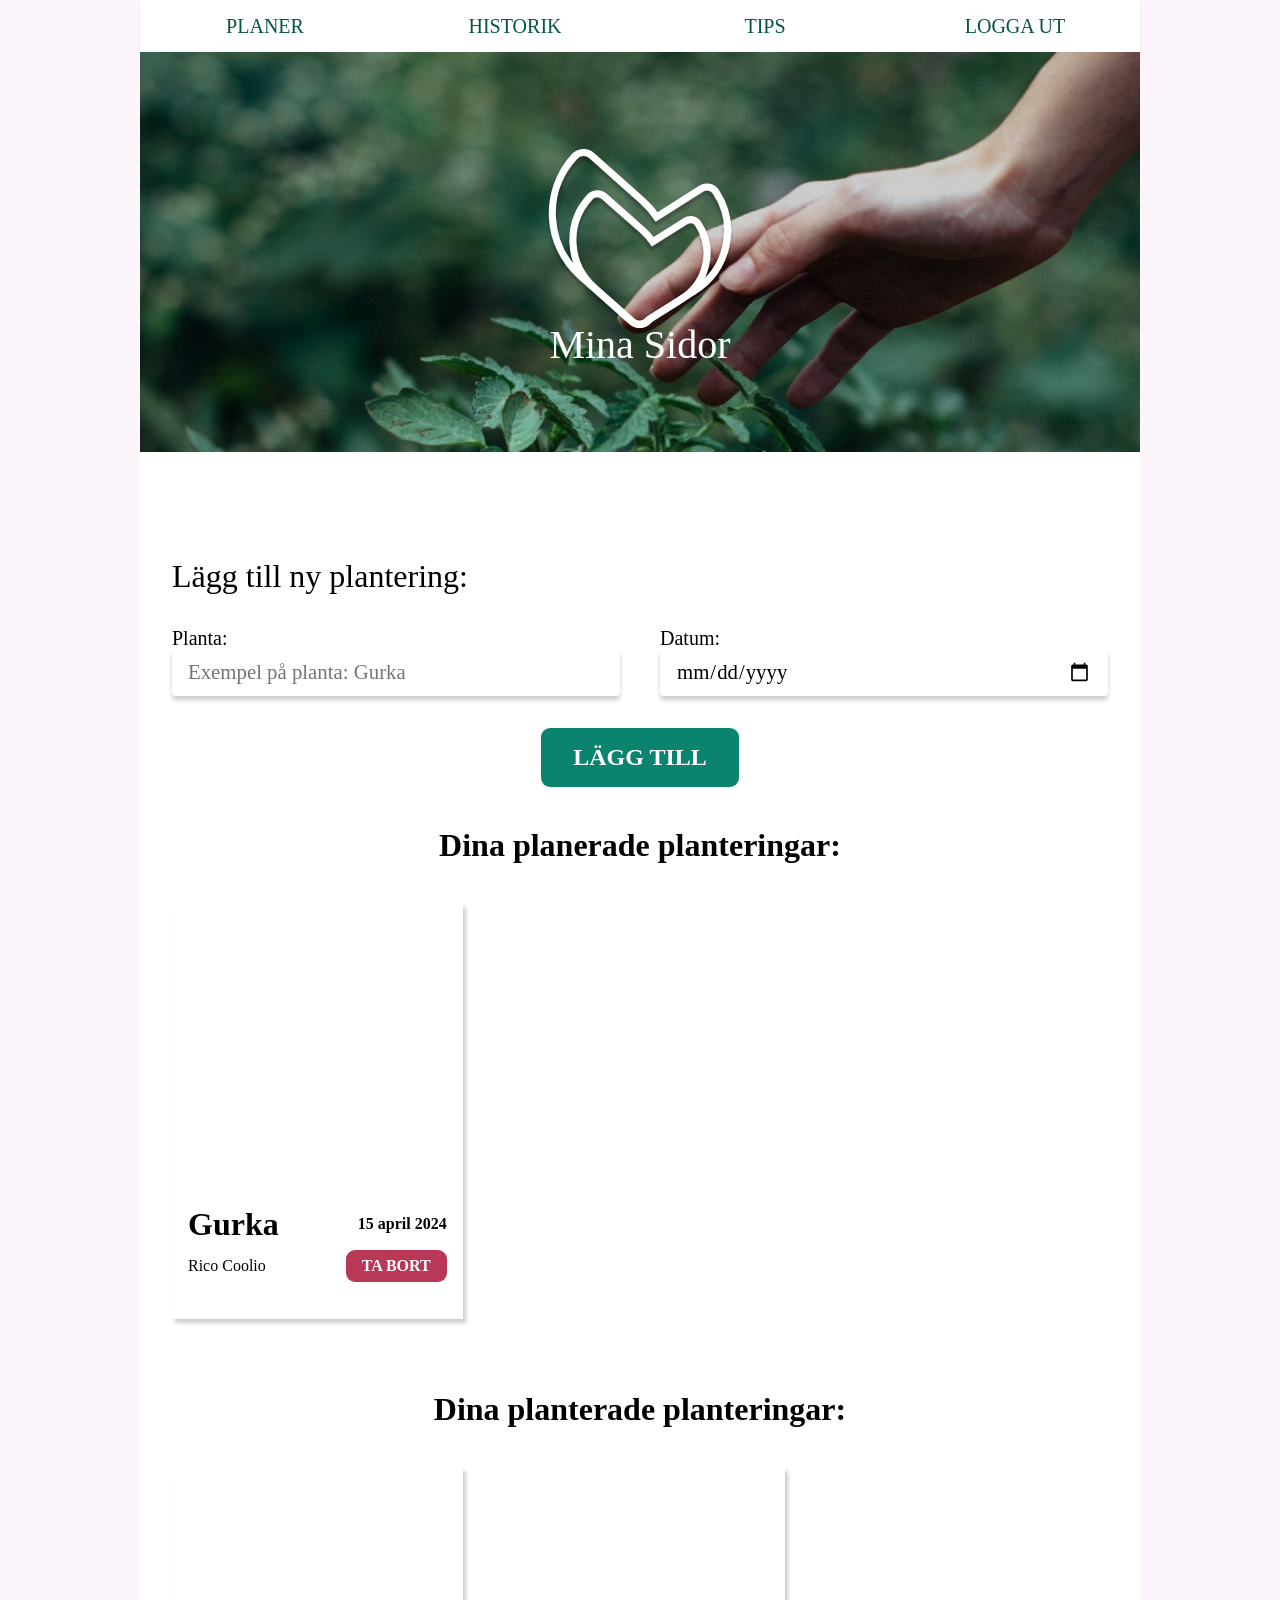
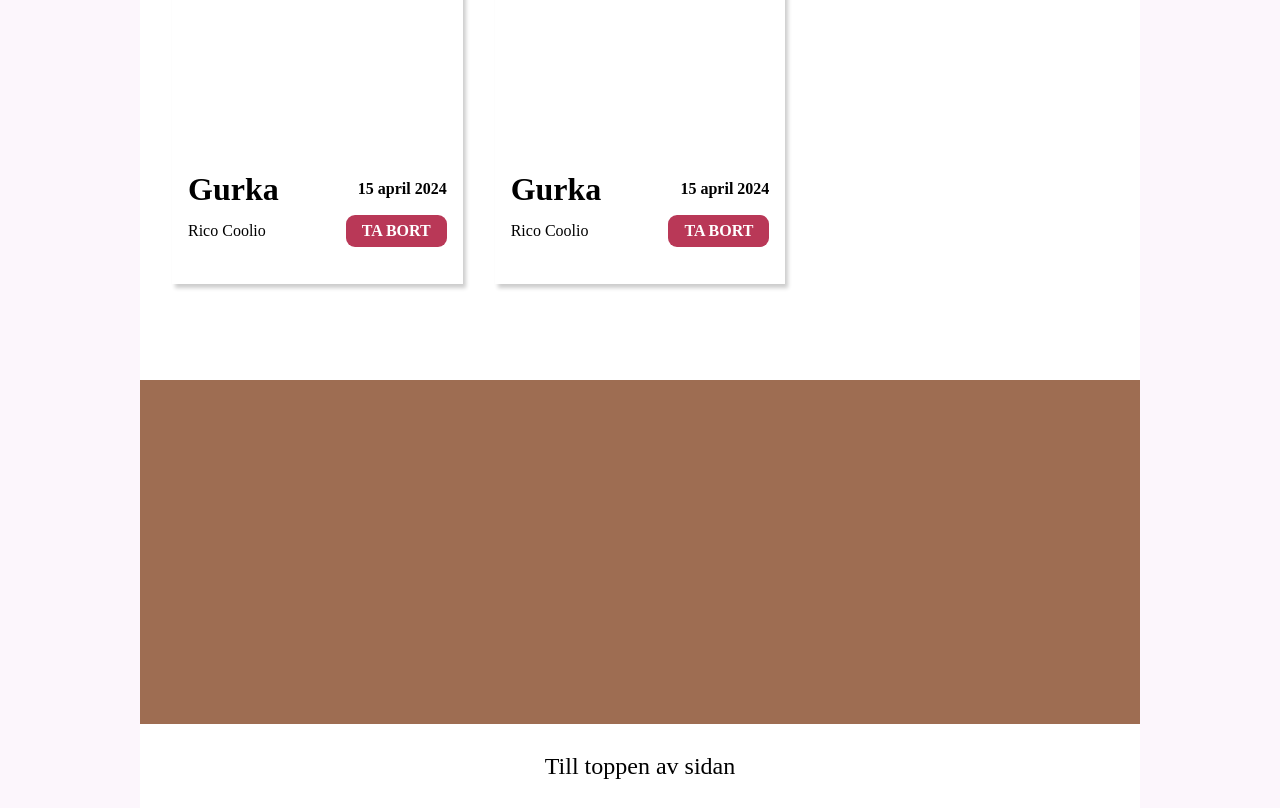
<file: mina-sidor.html>
<!DOCTYPE html>
<html lang="en">
<head>
    <meta charset="UTF-8">
    <meta name="viewport" content="width=device-width, initial-scale=1.0">
    <link rel="stylesheet" href="css/styles.css">
    <title>Mina sidor</title>
</head>
<body>
    <div class="wrapper-mina-sidor">

        <!--NAVIGATION SECTION -->
        <nav class="navigation-mina-sidor">
            <ul class="navigation-list">
                <li><a href="index.html">PLANER</a></li>
                <li><a href="">HISTORIK</a></li>
                <li><a href="">TIPS</a></li>
                <li><a href="index.html">LOGGA UT</a></li>
            </ul>
        </nav>
        
        <!-- HEADER SECTION -->
        <header class="header-mina-sidor" id="top-mina-sidor">
            <img src="assets/plannedplanthoodlogo.svg" alt="heart.logo">
            <h2>Mina Sidor</h2>
            <figure class="hamburger-menu-mina-sidor">
                <svg xmlns="http://www.w3.org/2000/svg" viewBox="0 0 448 512"><!--!Font Awesome Free 6.6.0 by @fontawesome - https://fontawesome.com License - https://fontawesome.com/license/free Copyright 2024 Fonticons, Inc.--><path fill="#ffffff" d="M0 96C0 78.3 14.3 64 32 64l384 0c17.7 0 32 14.3 32 32s-14.3 32-32 32L32 128C14.3 128 0 113.7 0 96zM0 256c0-17.7 14.3-32 32-32l384 0c17.7 0 32 14.3 32 32s-14.3 32-32 32L32 288c-17.7 0-32-14.3-32-32zM448 416c0 17.7-14.3 32-32 32L32 448c-17.7 0-32-14.3-32-32s14.3-32 32-32l384 0c17.7 0 32 14.3 32 32z"/></svg>
            </figure>
        </header>

        <!-- MAIN SECTION -->
        <main class="mina-sidor-main">

            <!-- ADD PLANT SECTION -->
            <section class="add-plant">
                <h3 class="title-add-plant">Lägg till ny plantering:</h3>
                <fieldset class="add-plant-inputs">
                    <label class="input-planta">
                        Planta:
                        <input type="text" id="planta" class="input-planta-box" placeholder="Exempel på planta: Gurka">
                    </label>
                    <label class="input-datum">
                        Datum:
                        <input type="date" id="datum" name="Datum:"
                        class="input-planta-box">
                    </label>
                </fieldset>
                <button type="submit" class="submit-button green-btn">LÄGG TILL</button>
            </section>

            <!-- PLANT GALLERY SECTION -->
            <section class="plant-gallery-mina-sidor">
                <h2 class="head-title-gallery-mina-sidor">Dina planerade planteringar:</h2>
                    <article class="card-gurka-1 seed-cards">
                        <figure class="card-image card-image-gurka">
                            <img src="assets/plant.svg" alt="Image of a plant">
                        </figure>
                        <section class="card-info">
                            <h2>Gurka</h2>
                            <h3>15 april 2024</h3>
                            <p>Rico Coolio</p>
                            <button type="submit" class="red-btn">TA BORT</button>
                            <figure class="bin-btn-container">
                            </figure>
                        </section>
                    </article>

                <h2 class="sub-title-gallery-mina-sidor">Dina planterade planteringar:</h2>

                    <article class="card-gurka-2 seed-cards">
                        <figure class="card-image card-image-gurka">
                            <img src="assets/plant.svg" alt="Image of a plant">
                        </figure>
                        <section class="card-info">
                            <h2>Gurka</h2>
                            <h3>15 april 2024</h3>
                            <p>Rico Coolio</p>
                            <button type="submit" class="red-btn">TA BORT</button>
                            <figure class="bin-btn-container">
                            </figure>
                        </section>
                    </article>

                    <article class="card-gurka-3 seed-cards">
                        <figure class="card-image card-image-gurka">
                            <img src="assets/plant.svg" alt="Image of a plant">
                        </figure>
                        <section class="card-info">
                            <h2>Gurka</h2>
                            <h3>15 april 2024</h3>
                            <p>Rico Coolio</p>
                            <button type="submit" class="red-btn">TA BORT</button>
                            <figure class="bin-btn-container">
                            </figure>
                        </section>
                    </article>
            </section>
        </main>

        <!-- FOOTER SECTION -->
        <footer class="mina-sidor-footer">
            <section class="footer-gallery-section">
                <article class="footer-img footer-images-1"></article>
                <article class="footer-img footer-images-2"></article>
                <article class="footer-img footer-images-3"></article>
                <article class="footer-img footer-images-4"></article>
            </section>
        </footer>

        <!-- SCROLL TO TOP -->
        <a href="#top-mina-sidor"><h2 class="to-top-mina-sidor">Till toppen av sidan</h2></a>

    </div>
</body>
</html>
</file>
<file: css/styles.css>
/* DEFAULT SETTINGS */
* {
    box-sizing: border-box;
    padding: 0;
    margin: 0;
    text-decoration: none;
}

/* COLORS */
:root {
    --primary-bg-color: #0A846E;
    --secondary-bg-color: #9e6d52;
    --body-bg-color: #FCF6FC;
    --footer-bg-color: #9E6D52;

    --btn-color:#B93857;
    --hover-green-btn: #065e4e;
    --hover-red-btn: #932d45;

    --primary-text-color: #055647;

/* FONT-FAMILY */ 
    --primary-font-fam: "Maven Pro";  
    --secondary-font-fam: "Open Sans"; 
    --title-card-font-fam: "Lato";
}

/* FONTS */
/* MAVEN PRO */
@import url('https://fonts.googleapis.com/css2?family=Maven+Pro:wght@400..900&family=Roboto:ital,wght@0,100;0,300;0,400;0,500;0,700;0,900;1,100;1,300;1,400;1,500;1,700;1,900&display=swap');

/* OPENS SANS */
@import url('https://fonts.googleapis.com/css2?family=Maven+Pro:wght@400..900&family=Open+Sans:ital,wght@0,300..800;1,300..800&family=Roboto:ital,wght@0,100;0,300;0,400;0,500;0,700;0,900;1,100;1,300;1,400;1,500;1,700;1,900&display=swap');

/* LATO */
@import url('https://fonts.googleapis.com/css2?family=Lato:ital,wght@0,100;0,300;0,400;0,700;0,900;1,100;1,300;1,400;1,700;1,900&family=Roboto:ital,wght@0,100;0,300;0,400;0,500;0,700;0,900;1,100;1,300;1,400;1,500;1,700;1,900&display=swap');


/* PAGE CONTENT */
body {
    background-color: var(--body-bg-color);
    line-height: 1.25rem; 
}

.wrapper {
    max-width: 1000px;
    margin: 0 auto;
    box-shadow: 0 4px 4px 0 rgba(0, 0, 0, 0.2);
}

/* HEADER SECTION */
.hero {
    height: 100vh;
    display: grid;
    grid-template-columns: repeat(auto-fit, minmax(00px, 1fr));
    grid-template-rows: 2, 1fr;
}

/* LEFT HERO CONTAINER */
.hero-big-img {
    max-width: 100%;
    grid-column: 1;
    grid-row: span 2;
    display: flex;
    flex-direction: row;
    justify-content: center;
    align-items: center;
    background-image: url("https://images.unsplash.com/photo-1615671524701-9c3dde8fdaa0?q=80&w=2000&auto=format&fit=crop&ixlib=rb-4.0.3&ixid=M3wxMjA3fDB8MHxwaG90by1wYWdlfHx8fGVufDB8fHx8fA%3D%3D");
    background-size: cover;
    background-position: center;
    background-repeat: no-repeat;

    .hamburger-menu {
        display: none;
    }
}

.hero-big-img-heart {
    padding-top: 5rem;
}

/* RIGHT TOP HERO CONTAINER */
.hero-small-brown {
    max-width: 100%;
    grid-column: 2;
    grid-row: 1;
    display: flex;
    flex-direction: row;
    justify-content: center;
    align-items: center;
    background-color: var(--secondary-bg-color);
}

/* RIGHT BOTTOM HERO CONTAINER */
.hero-small-green {
    max-width:100%;
    grid-column: 2;
    grid-row: 2;
    display: flex;
    flex-direction: row;
    justify-content: center;
    align-items: center;  
    background-color: var(--primary-bg-color);
}

/* NAV SECTION */
li {
    width:250px;
    padding: 1rem 0;
    text-align: center;

    a {
        color: var(--primary-text-color);
    }
}

li:hover {
    background-color: var(--primary-bg-color);
    
    a {
        color: white;
    }
}

.navigation-list {
    display: flex;
    flex-direction: row;
    justify-content: space-around;
    background-color: #fff;
    font-size: 1.25rem;
    font-family: "Maven pro";
    font-weight: 500;
    color: var(--primary-text-color);
    list-style-type: none;
    box-shadow: 0px 4px 4px 0px rgba(0, 0, 0, 0.05);
}

/* NAV-BOX SHADOW - TO SHOW THE BOX SHADOW OF THE NAV BAR SO IT CAN APPEAR ABOVE MAIN SECTION */
.navigation {
    z-index: 1;
    position: relative; 
}

/* MAIN SECTION */
.planer-main {
    padding: 2.25rem 2rem;
    display: flex;
    flex-direction: column;
    align-items: center;
    gap: 2rem;
    background-color: #fff;
}

.main-title {
    font-size: 3rem;
    font-family: "Maven pro";
    font-weight: 500;
    color: var(--primary-bg-color);
}

/* PLANNED TIPS SECTION */
.info-text-section {
    display: flex;
    flex-direction: row;
}

.season-circle {
    padding: 3rem 0rem 2rem 0rem;
    flex: 1;
}

.circle-section-img {
    width: 85%;
    aspect-ratio: 1;
    display: flex;
    justify-content: center;
    align-items: center;
    background-color: var(--primary-bg-color);
    border-radius: 50%;
}

.planned-section-img-icon {
    aspect-ratio: 1;
}

.season-article {
    margin-top: 20%;
    flex: 1;
    display: flex;
    flex-direction: column;
    gap: 1.5rem;
    font-family: "Open sans";

    h2 {
        font-size: 2rem;
        font-weight: 700;
    }

    .season-article p {
        font-size: 1rem;
        font-weight: 400;
    }

    .tips-btn {
        width: 35%;
        padding: 1rem 2rem;
        background-color: var(--primary-bg-color);
        align-self: flex-end;
        font-size: 1.5rem;
        color: white;
        border: none;
        border-radius: 9px;
        box-shadow: 0px 4px 4px 0px rgba(0, 0, 0, 0.2);
    }
}

/* HORISONTELLA SKILJELINJE */
hr {
    width: 33%;
    margin: 2rem 0;
    border: 1px solid var(--primary-text-color);
}

/* PLANT GALLERY SECTION */
.plant-gallery-section {
    width: 100%;
    display: flex;
    flex-direction: column;
    justify-content: center;
    align-items: center;
    gap: 3rem;

    h2 {
        font-size: 2rem;
        font-family: var(--title-card-font-fam);
        font-weight: 600;
    }

    .gallery-show-more-btn {
        width: fit-content;
        padding: .8rem 1.5rem;
        background-color: var(--primary-bg-color);
        font-size: 1.5rem;
        font-family: var(--secondary-font-fam);
        font-weight: 600;
        color: white;
        border: none;
        border-radius: 9px;
        box-shadow: 0px 4px 4px 0px rgba(0, 0, 0, 0.2);
    }
}

.gallery-card-section {
    width: 100%;
    display: grid;
    grid-template-columns: repeat(auto-fit, minmax(220px, 1fr));
    column-gap: 1.7rem;
    row-gap: 1.5rem;
}

.seed-cards {
    grid-column: span 1;
    display:flex;
    flex-direction: column;
    box-shadow: 3px 4px 4px 0px rgba(0, 0, 0, 0.2);

}

.card-image {
    aspect-ratio: 1;
    display: flex;
    flex-direction: row;
    justify-content: center;
    align-items: center;
    background-size: cover;
    background-position: center;
    background-repeat: no-repeat;

    img {
        aspect-ratio: 1;
    }
}

.card-image-gurka {
    background-image: url("https://images.unsplash.com/photo-1518568403628-df55701ade9e?q=80&w=2940&auto=format&fit=crop&ixlib=rb-4.0.3&ixid=M3wxMjA3fDB8MHxwaG90by1wYWdlfHx8fGVufDB8fHx8fA%3D%3D");
}

.card-image-tomat-big {
    background-image: url("https://images.unsplash.com/photo-1596199050105-6d5d32222916?q=80&w=2639&auto=format&fit=crop&ixlib=rb-4.0.3&ixid=M3wxMjA3fDB8MHxwaG90by1wYWdlfHx8fGVufDB8fHx8fA%3D%3D");
}

.card-image-tomat-small {
    background-image: url("https://images.unsplash.com/photo-1565698228480-eec300c9679b?q=80&w=2806&auto=format&fit=crop&ixlib=rb-4.0.3&ixid=M3wxMjA3fDB8MHxwaG90by1wYWdlfHx8fGVufDB8fHx8fA%3D%3D");
}

.card-image-peas {
    background-image: url("https://images.unsplash.com/photo-1687878269804-63e8b50e3ddc?q=80&w=2940&auto=format&fit=crop&ixlib=rb-4.0.3&ixid=M3wxMjA3fDB8MHxwaG90by1wYWdlfHx8fGVufDB8fHx8fA%3D%3D");
}

.card-image-majrova {
    background-image: url("https://images.unsplash.com/photo-1555447740-03e40562af94?q=80&w=2787&auto=format&fit=crop&ixlib=rb-4.0.3&ixid=M3wxMjA3fDB8MHxwaG90by1wYWdlfHx8fGVufDB8fHx8fA%3D%3D");
}

.card-image-squash {
    background-image: url("https://images.unsplash.com/photo-1627989230968-d0b8e2d1a398?q=80&w=2962&auto=format&fit=crop&ixlib=rb-4.0.3&ixid=M3wxMjA3fDB8MHxwaG90by1wYWdlfHx8fGVufDB8fHx8fA%3D%3D");
}

.card-info {
    padding: 1.3rem 1rem;
    display: grid;
    grid-template-columns: repeat(2,1fr);
    gap:1rem;

    h2 {
        font-size: 1.5rem;
        font-family: var(--title-card-font-fam);
        font-weight: 600;
    }

    h3 {
        justify-self: end;
        font-size: 1rem;
        font-family: var(--secondary-font-fam);
        font-weight: 700;
    }

    p {
        align-self: center;
        font-size: 1rem;
        font-family: var(--title-card-font-fam);
        font-weight: 300;
    }

    button {
        width: fit-content;
        height: 2rem;
        padding: 0 1rem;
        justify-self: end;
        background-color: var(--btn-color);
        font-size: 1rem;
        font-family: var(--secondary-font-fam);
        font-weight: 700;
        color: white;
        border: none;
        border-radius: 9px;
    }

    .bin-btn {
        display: none;
    }
}


/* PLANTERADE PLANTOR SECTION */

.planterade-season-article {
    flex: 1;
    display: flex;
    flex-direction: column;
    gap: 1.5rem;
    font-family: "Open sans";

    h2 {
        font-size: 2rem;
        font-weight: 700;
    }

    p {
        font-size: 1rem;
        font-weight: 400;
    }

    .planterade-plantor-btn {
        width: fit-content;
        padding: 1rem 2rem;
        align-self: flex-start;
        background-color: var(--primary-bg-color);
        font-size: 1.5rem;
        color: white;
        border: none;
        border-radius: 9px;
        box-shadow: 0px 4px 4px 0px rgba(0, 0, 0, 0.2);
    }
}

.planterade-season-img {
    display: flex;
    justify-content: flex-end;
} 


/* FOOTER */
.planer-footer {
    display: flex;
    flex-direction: column;
    background-color: white;

    h2 {
        margin: 1.5rem;
        text-align: center;
        font-size: 1.5rem;
        font-family: var(--secondary-font-fam);
        font-weight: 400;
        color: var(--primary-text-color);
    }
}


.contact-section {
    aspect-ratio: 2/1;
    max-width: 100%;
    display: flex;
    flex-direction: row;
    background-image: url("https://images.unsplash.com/photo-1586281010691-f9da4be5b1f7?q=80&w=2787&auto=format&fit=crop&ixlib=rb-4.0.3&ixid=M3wxMjA3fDB8MHxwaG90by1wYWdlfHx8fGVufDB8fHx8fA%3D%3D");
    background-size: cover;
    background-repeat: no-repeat;
    background-position: center;
}

.footer-contact {
    position: relative;
    flex: 1;
    display: flex;
    flex-direction: column;
    justify-content: space-between;
    color: white;
}

.title-footer-contact {
    z-index: 3;
    position: absolute;
    align-self: center;
    margin-top: 50%;
    font-size: 4rem;
    font-family: var(--primary-font-fam);
    font-weight: 500;
}

.contact-info {
    z-index: 4;
    justify-self: flex-end;
    width: 100%;
    padding:0 1.5rem 2rem 1.5rem;
    margin-top: auto;
    display: flex;
    flex-direction: row;
}

.contact-items {
    display: flex;
    flex-direction: row;
    align-items: center;
    gap: 1rem;
    font-size: 1.25rem;
    font-family: var(--primary-font-fam);
    font-weight: 400;
}

.mail {
    display: flex;
    justify-content: flex-end;
}

.background-opacity {
    z-index: 1;
    position: absolute;
    opacity: .7;
    width: 100%;
    height: 100%;
    background-color: #000000;
}

.footer-heart {
    flex: 1;
    display: flex;
    flex-direction: row;
    justify-content: center;
    align-items: center;
}

.contact-icon {
    width: 13%;
}

/* MINA SIDOR PAGE */
.wrapper-mina-sidor { 
    max-width: 1000px; 
    margin: 0 auto;
    background-color: white;
}
  
/* HEADER SECTION */
.header-mina-sidor { 
    aspect-ratio: 5/2;
    display: flex; 
    flex-direction: column; 
    align-items: center; 
    justify-content: center;
    background-image: url(../assets/reaching.png); 
    background-size: cover; 
    background-position: center; 
    background-repeat: no-repeat; 

    .hamburger-menu-mina-sidor {
        display: none;
    }
   
    img { 
        width: 190px; 
        height: 186px; 
    } 
    
    h2 { 
        font-size: 40px; 
        font-family: var(--primary-font-fam); 
        font-weight: 500; 
        color: #ffffff; 
    } 
    
} 

/* MAIN SECTION */
.mina-sidor-main {
    padding: 3.5rem 2rem 6rem 2rem;
}

/* ADD PLANT SECTION */
.add-plant { 
    width: 100%;
    padding: 3rem 0; 
    display: flex; 
    flex-direction: column;
    gap: 2rem;     
} 

.title-add-plant { 
    font-size: 2rem; 
    font-family: var(--secondary-font-fam); 
    font-weight: 400; 
    color: #000000; 
    line-height: 2.5rem; 
}

.add-plant-inputs {
    display: flex;
    flex-direction: row;
    gap: 2.5rem;
    border: none;

}

.input-planta, .input-datum {
    flex: 1;
}

.input-planta-box {
    width: 100%;
    height: 3rem; 
    padding: 1rem;
    margin:0;
    border: none;
    font-size: 1.3rem;
    font-family: var(--primary-font-fam);
    border-radius: 4px;
    box-shadow: 0 4px 4px 0 rgba(0, 0, 0, 0.2);
}

.input-planta-box:focus {
    color: black; 
    border: 2px solid var(--primary-bg-color);
    outline: none;
}

.input-planta, .input-datum {
    font-size: 1.25rem;
    font-family: var(--secondary-font-fam);
    font-weight: 400;
}

/* BUTTON ELEMENT */ 
.submit-button {
    align-self: center;
    padding: 1rem 2rem;
    background-color: var(--primary-bg-color);     
    font-size: 1.5rem;
    font-family: var(--secondary-font-fam); 
    font-weight: 700;
    color: #ffffff;
    border: none; 
    border-radius: 9px; 
} 
    
/* PLANT GALLERY - MINA SIDOR */
.plant-gallery-mina-sidor {
    width: 100%;
    display: grid;
    grid-template-columns: repeat(3, 1fr);
    grid-template-rows: 4, 1fr;
    column-gap: 2rem;
    row-gap: 3rem;

    h2 {
        font-size: 2rem;
        font-family: var(--title-card-font-fam);
        font-weight: 600;
    }

    .head-title-gallery-mina-sidor {
        grid-column: span 3;
        text-align: center;
    }

    .card-gurka-1 {
        grid-column: span 1;
        grid-row: 2;
    }

    .sub-title-gallery-mina-sidor {
        margin-top: 2rem;
        grid-column: span 3;
        grid-row: 3;
        text-align: center;
    }

    .card-gurka-2 {
        grid-column: span 1;
        grid-row: 4;
    }

    .card-gurka-3 {
        grid-column: 2;
        grid-row: 4;
    }
}

.mina-sidor-footer {
    padding: 2rem;
    background-color: var(--footer-bg-color); 
}

.footer-gallery-section { 
    width: 100%;
    height: 280px;
    display: grid;
    grid-template-columns: repeat(auto-fit, minmax(100px, 1fr));
    gap: 1rem;
} 

.footer-images-1 {
    width: 100%;
    background-image: url("https://plus.unsplash.com/premium_photo-1678344170545-c3edef92a16e?q=80&w=2942&auto=format&fit=crop&ixlib=rb-4.0.3&ixid=M3wxMjA3fDB8MHxwaG90by1wYWdlfHx8fGVufDB8fHx8fA%3D%3D");
    background-size: cover; /* MAKES SO THE IMAGE COVER ALL AREAS */
    background-position: center; /* CENTER THE IMAGE IN THE CONTAINER */
    background-repeat: no-repeat; /* TAKE AWAY THE IMAGE REPEAT */
}

.footer-images-2 {
    width: 100%;
    background-image: url("https://images.unsplash.com/photo-1515150144380-bca9f1650ed9?q=80&w=2787&auto=format&fit=crop&ixlib=rb-4.0.3&ixid=M3wxMjA3fDB8MHxwaG90by1wYWdlfHx8fGVufDB8fHx8fA%3D%3D");
    background-size: cover; 
    background-position: center;
    background-repeat: no-repeat;
}

.footer-images-3 {
    width: 100%;
    background-image: url("https://images.unsplash.com/photo-1464226184884-fa280b87c399?q=80&w=2500&auto=format&fit=crop&ixlib=rb-4.0.3&ixid=M3wxMjA3fDB8MHxwaG90by1wYWdlfHx8fGVufDB8fHx8fA%3D%3D");
    background-size: cover; 
    background-position: center;
    background-repeat: no-repeat;
}

.footer-images-4 {
    width: 100%;
    background-image: url("https://plus.unsplash.com/premium_photo-1681398651047-78491e34f66a?q=80&w=2940&auto=format&fit=crop&ixlib=rb-4.0.3&ixid=M3wxMjA3fDB8MHxwaG90by1wYWdlfHx8fGVufDB8fHx8fA%3D%3D");
    background-size: cover;
    background-position: center;
    background-repeat: no-repeat;
}

.to-top-mina-sidor {
    padding: 2rem 0;
    background-color: white;
    text-align: center;
    font-size: 1.5rem;
    font-family: var(--secondary-font-fam);
    font-weight: 400;
    color: black;
}

/* BUTTON HOVER */
.green-btn:hover {
    background-color: var(--hover-green-btn);
    cursor: pointer;
}

.red-btn:hover {
    background-color: var(--hover-red-btn);
    cursor: pointer;

}

/* MEDIA QUERIES EFFECT */
/* ADAPTING TO MOBILE AND SMALLER DEVICES */
@media screen and (max-width: 600px) {

/* LANDING PAGE - PLANER */
/* HEADER SECTION - PLANER PAGE */
.wrapper {
    width: 100%;   
}

.hero {
    position: relative;
    width: 100%;
    height: fit-content;

    .hero-big-img {
        grid-column: 1 / 3;
        height: 390px; 
    }

    .hero-small-brown {
        grid-column: 1;
        grid-row: 3;
        height: 195px;
    }

    .hero-small-green {
        grid-column: 2;
        grid-row: 3;
        height: 195px;
    } 

    img {
        width: 80%;
        height: auto;
    }
    
    .hamburger-menu {
        display: block;
        position: absolute;
        top: 1rem;
        right: 1rem;
        width: 2.5rem;
        height: 2.5rem;
    }

    .hero-small-brown, .hero-small-green {
        width: 100%;
        height: 195px;
    }
}

.navigation {
    display: none;
}

/* MAIN SECTION - PLANER PAGE*/
.main-title {
    font-size: 24px;
}

/* TWO SECTION CLASSES HAVE THE SAME LAYOUT FOR DESKTOP, SO THEY CAN EVEN SHARE THE SAME CSS LAYOUT FOR MOBILE AS WELL*/
.planer-main { 
    padding: 2.25rem 1rem;
    gap: 1rem;
}

.info-text-section {
    flex-direction: column-reverse;

    .season-article, .planterade-plantor-article {
        padding: 0rem 0 2rem 0;
        margin-top: 0;
        text-align: center;
    }

    h2 {
        font-size: 1rem;
    }

    p {
        font-size: 14px;
    }

    .tips-btn, .planterade-plantor-btn {
        align-self: center;
        width: fit-content;
        font-size: 16px;
    }

    .season-circle {
        width: 100%;
        padding: 0; /* RESET PADDING FROM BEFORE */
        display: flex;
        justify-content: center;
    }

    .planned-section-img-icon {
        aspect-ratio: 8/7;
    }
}

hr {
    width: 50%;
    border: 3px solid var(--primary-text-color);
}

/* PLANT GALLERY SECTION - PLANER PAGE */
.plant-gallery-section {
    gap: 2rem;

    h2 {
        font-size: 1rem;
    }
}
.gallery-card-section {
    grid-template-columns: repeat(auto-fit, minmax(179px, 1fr));
    gap: 1rem;

    img {
        aspect-ratio: 6/4;
    }      
}

.card-info {
    padding: .5rem 0.6rem;
    gap: .5rem;

    button {
        display: none;
    }

    h2 {
        font-size: .9rem;
    }

    h3 {
        font-size: .8rem;
    }

    p {
        font-size: .7rem;
    }

    .bin-btn {
        display: block;
        width: 22%;
        height: 100%;
        margin-right: .3rem; 
        justify-self: end;
        align-self: center;
    }

    .bin-btn-container {
        width: 100%;
        height: 100%;
        background-image: url(../assets/bin.png);
        background-size: contain;
        background-position: right;
        background-repeat: no-repeat;
    }
}

.plant-gallery-section {
    .gallery-show-more-btn {
        font-size: 1rem;
    }
}

/* PLANTERADE PLANTOR INFO SECTION - PLANER PAGE */
.planterade-section-img {
    width: 70%;
    margin: 2rem 0;
    }

    img {
        aspect-ratio: 9/8;
    }

.planterade-season-article {
    .planterade-plantor-btn {
        padding: .8rem 1rem;
        font-weight: 700;
    }
}


/* FOOTER SECTION - PLANER PAGE */

.contact-section {
    aspect-ratio: 1 / 2;
    flex-direction: column-reverse;
}

.title-footer-contact {
    margin-top: 45%;
    font-size: 2rem;
    font-weight: 500;
}

.contact-info {
    h3 {
        align-self: center;
        font-size: .75rem;
    }
}

.planer-footer {
    h2 {
        font-size: .75rem;
        font-weight: 400;
        color: black;
    }
}


/* PAGE - MINA SIDOR */
/* NAVIGATION SECTION - MINA SIDOR */
.navigation-mina-sidor {
    display: none;
}

/* HEADER SECTION - MINA SIDOR */
.header-mina-sidor {
    aspect-ratio: 1;
    background-image: url(../assets/reaching-full-size.jpg);
 
    .hamburger-menu-mina-sidor {
        display: block;
        position: absolute;
        top: 1rem;
        right: 1rem;
        width: 2.5rem;
        height: 2.5rem;
    }

    h2 {
        margin-top: 2rem;
    }
}

/* MAIN SECTION - MINA SIDOR */
.mina-sidor-main {
    display: flex;
    flex-direction: column;
    padding: 1rem 1rem 2rem 1rem;
    gap: 3rem;
}

/* ADD PLANT SECTION - MINA SIDOR*/
.title-add-plant {
    text-align: center;
}

.add-plant {
    padding: 0;
    gap: 1rem;
}
.add-plant-inputs {
    flex-direction: column;
    gap: .7rem;

    h3 {
        font-size: 1rem;
    }
}

.submit-button {
    padding: .5rem .9rem;
    font-size: 1rem;
}

/* PLANT GALLERY SECTION - MINA SIDOR */
.plant-gallery-mina-sidor {
    grid-template-columns: repeat(2, 1fr);
    column-gap: 0;
    row-gap: 1rem;

    .head-title-gallery-mina-sidor, .sub-title-gallery-mina-sidor{
        font-size: 1rem;
    }

    img {
        display: none;
    }

    .card-gurka-1 {
        margin-right: .5rem;
    }

    .card-gurka-2 {
        margin-right: .5rem;
    }

    .card-gurka-3 {
        margin-left: .5rem;
    }
}

.mina-sidor-footer {
    padding: 1rem;
}

/* FOOTER SECTION - MINA SIDOR */
.footer-gallery-section {
    height: 200px;
    grid-template-columns: repeat(auto-fit, minmax(183px, 1fr));
    gap: .6rem;
}

/* SCROLL TO TOP SECTION - MINA SIDOR */
.to-top-mina-sidor {
    padding: 1rem 0;
    font-size: .9rem;
}
}
</file>
